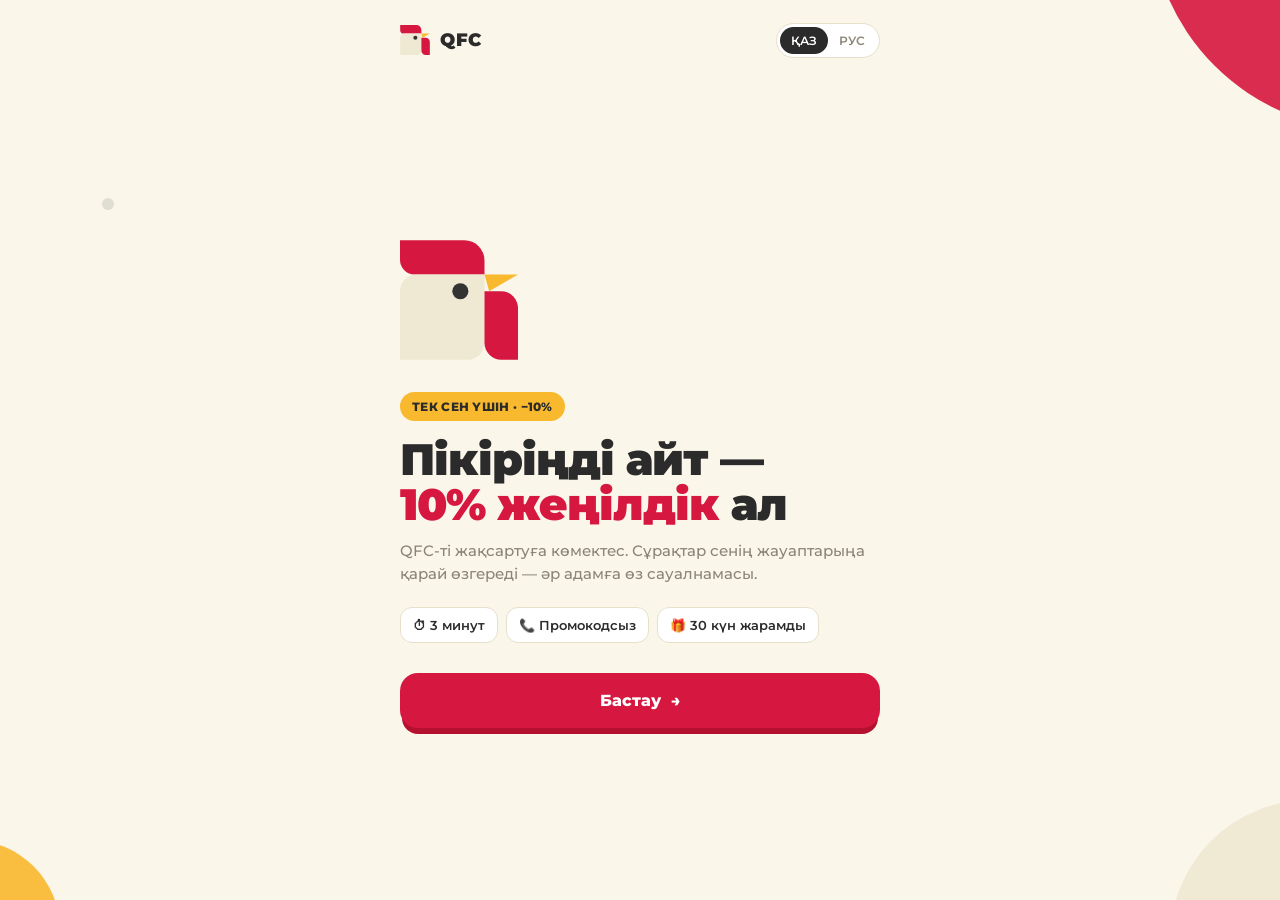
<file: index.html>
<!DOCTYPE html>
<html lang="kk">
<head>
<meta charset="UTF-8">
<meta name="viewport" content="width=device-width, initial-scale=1, viewport-fit=cover">
<title>QFC — Пікіріңді айт, 10% жеңілдік ал</title>
<meta name="description" content="3 минуттық сауалнама — QFC-тен 10% жеңілдік">
<meta name="theme-color" content="#FAF6EA">
<link rel="preconnect" href="https://fonts.googleapis.com">
<link rel="preconnect" href="https://fonts.gstatic.com" crossorigin>
<link href="https://fonts.googleapis.com/css2?family=Montserrat:wght@400;500;600;700;800;900&display=swap" rel="stylesheet">
<link rel="stylesheet" href="style.css">
</head>
<body>
<div class="geo"><i class="g1"></i><i class="g2"></i><i class="g3"></i><i class="g4"></i></div>

<div class="app">
  <div class="top">
    <div class="brand"><svg viewBox="0 0 176 178"><use href="#qfc"/></svg>QFC</div>
    <div class="lang"><button data-l="kk">ҚАЗ</button><button data-l="ru">РУС</button></div>
  </div>
  <div class="progress" id="prog"><b></b></div>
  <main class="stage" id="stage"></main>
</div>
<div class="toast" id="toast"></div>

<svg width="0" height="0" style="position:absolute">
  <defs>
    <g id="qfc">
      <path d="M0 0H96A30 30 0 0 1 126 30V51H22A22 22 0 0 1 0 29Z" fill="#D6173F"/>
      <path d="M25 51H126V153A25 25 0 0 1 101 178H0V76A25 25 0 0 1 25 51Z" fill="#EFE8D2"/>
      <path class="beak" d="M126 51H176L133 76Z" fill="#F9B92E"/>
      <circle class="eye" cx="90" cy="76" r="12" fill="#333"/>
      <path d="M126 76H151A25 25 0 0 1 176 101V178H151A25 25 0 0 1 126 153Z" fill="#D6173F"/>
    </g>
  </defs>
</svg>

<script src="config.js"></script>
<script src="phone.js"></script>
<script src="questions.js"></script>
<script>
const CONFIG = window.QFC_CONFIG, Q = window.QFC_Q;

/* safe storage (Instagram in-app браузерінде бұғатталуы мүмкін) */
const mem = {};
const store = {
  get(k){ try{ return localStorage.getItem(k) }catch(e){ return mem[k] ?? null } },
  set(k,v){ try{ localStorage.setItem(k,v) }catch(e){ mem[k]=v } },
  del(k){ try{ localStorage.removeItem(k) }catch(e){ delete mem[k] } }
};

/* ---------------- i18n ---------------- */
let L = store.get('qfc_lang') || 'kk';
const T = (o) => (o && typeof o === 'object' && !Array.isArray(o)) ? (o[L] ?? o.kk) : o;
const UI = {
  badge:{kk:"Тек сен үшін · −10%",ru:"Только для тебя · −10%"},
  h1:{kk:"Пікіріңді айт —<br><em>10% жеңілдік</em> ал",ru:"Поделись мнением —<br>получи <em>скидку 10%</em>"},
  sub:{kk:"QFC-ті жақсартуға көмектес. Сұрақтар сенің жауаптарыңа қарай өзгереді — әр адамға өз сауалнамасы.",
       ru:"Помоги сделать QFC лучше. Вопросы подстраиваются под твои ответы — у каждого свой опрос."},
  m1:{kk:"⏱ 3 минут",ru:"⏱ 3 минуты"}, m2:{kk:"📞 Промокодсыз",ru:"📞 Без промокода"}, m3:{kk:"🎁 30 күн жарамды",ru:"🎁 Действует 30 дней"},
  start:{kk:"Бастау",ru:"Начать"}, resume:{kk:"Жалғастыру",ru:"Продолжить"},
  meetH:{kk:"Танысайық 👋",ru:"Давай знакомиться 👋"},
  meetP:{kk:"Жеңілдік сенің телефон нөміріңе бекітіледі — промокод енгізудің қажеті жоқ.",ru:"Скидка привяжется к твоему номеру телефона — вводить промокод не нужно."},
  name:{kk:"Атың",ru:"Имя"}, namePh:{kk:"Мысалы, Айгерім",ru:"Например, Айгерим"},
  phone:{kk:"Телефон нөмірің",ru:"Номер телефона"},
  why:{kk:"Келгенде немесе телефонмен тапсырыс бергенде нөміріңді айтасың — кассир/оператор жеңілдікті бірден жасайды.",
       ru:"Когда придёшь или закажешь по телефону — просто назови номер, кассир/оператор сразу сделает скидку."},
  consent:{kk:"Жеке деректерімді QFC-тің жеңілдік беру және сапаны жақсарту мақсатында өңдеуге келісемін",
           ru:"Согласен(на) на обработку персональных данных для предоставления скидки и улучшения качества QFC"},
  next:{kk:"Әрі қарай",ru:"Дальше"}, skip:{kk:"Өткізу",ru:"Пропустить"}, finish:{kk:"Жеңілдікті алу",ru:"Получить скидку"},
  q:{kk:"Сұрақ",ru:"Вопрос"}, multi:{kk:"Бірнешеуін таңдауға болады",ru:"Можно выбрать несколько"},
  one:{kk:"Біреуін таңда",ru:"Выбери один вариант"}, otherPh:{kk:"Қай жерге? Атауын жаз",ru:"Куда? Напиши название"}, write:{kk:"Еркін жаз — біз бәрін оқимыз",ru:"Пиши свободно — мы читаем всё"},
  low:{kk:"Нашар",ru:"Плохо"}, high:{kk:"Керемет",ru:"Отлично"}, n0:{kk:"Мүлде жоқ",ru:"Точно нет"}, n10:{kk:"Міндетті түрде",ru:"Обязательно"},
  doneH:{kk:"Рақмет, {n}! 🙌",ru:"Спасибо, {n}! 🙌"},
  doneP:{kk:"Жауаптарың QFC командасына жетті. Сыйлығың дайын:",ru:"Твои ответы уже у команды QFC. Твой подарок готов:"},
  again:{kk:"Сен сауалнамадан өтіп қойғансың. Сенің жеңілдігің:",ru:"Ты уже прошёл(ла) опрос. Твоя скидка:"},
  off:{kk:"жеңілдік · бір тапсырысқа",ru:"скидка · на один заказ"},
  until:{kk:"{d} дейін жарамды · {x} күн қалды",ru:"Действует до {d} · осталось {x} дн."},
  expired:{kk:"Мерзімі {d} аяқталды",ru:"Срок истёк {d}"},
  howH:{kk:"Қалай пайдаланамын?",ru:"Как воспользоваться?"},
  how1:{kk:"<b>Телефонмен</b> тапсырыс бергенде операторға айт: «Сауалнама бойынша 10%» және нөміріңді ата.",ru:"<b>По телефону</b> скажи оператору: «Скидка 10% за опрос» и назови свой номер."},
  how2:{kk:"<b>Келгенде</b> кассирге дәл солай айт — жеңілдік нөміріңе бекітілген.",ru:"<b>В заведении</b> скажи то же самое кассиру — скидка привязана к номеру."},
  how3:{kk:"Нөмір табылмаса — осы экранның <b>скриншотын</b> көрсет.",ru:"Если номер не нашли — покажи <b>скриншот</b> этого экрана."},
  pin:{kk:"Тексеру коды",ru:"Код проверки"},
  errName:{kk:"Атыңды жаз 🙂",ru:"Напиши своё имя 🙂"}, errPhone:{kk:"Нөмірді толық жаз",ru:"Введи номер полностью"},
  errConsent:{kk:"Келісімді белгіле",ru:"Отметь согласие"}, checking:{kk:"Тексеріп жатырмын…",ru:"Проверяю…"}
};

/* ---------------- state ---------------- */
const stage = document.getElementById('stage'), prog = document.getElementById('prog');
const params = new URLSearchParams(location.search);
let S = JSON.parse(store.get('qfc_state') || 'null') || freshState();
function freshState(){ return { session: (crypto.randomUUID?crypto.randomUUID():Date.now()+'-'+Math.random().toString(36).slice(2)),
  A:{}, path:[], startedAt:Date.now(), name:'', phone:'',
  utm_source: params.get('utm_source')||params.get('src')||'', utm_campaign: params.get('utm_campaign')||'' }; }
const save = () => store.set('qfc_state', JSON.stringify(S));
const A = () => Object.assign({ _name:S.name }, S.A);
const val = (x) => typeof x === 'function' ? x(A()) : x;
const applies = q => !q.when || q.when(A());
const qById = id => Q.find(q => q.id === id);
function nextQ(fromId){ let i = fromId ? Q.findIndex(q=>q.id===fromId)+1 : 0; for(; i<Q.length; i++) if(applies(Q[i])) return Q[i]; return null; }

/* ---------------- phone ---------------- */
const fmtPhone = v => QFCPhone.pretty(v);
const fmtDate = ts => { const d=new Date(ts); return String(d.getDate()).padStart(2,'0')+'.'+String(d.getMonth()+1).padStart(2,'0')+'.'+d.getFullYear(); };

/* ---------------- API ---------------- */
function cleanAnswers(){ const a={}; Q.forEach(q=>{ if(applies(q) && S.A[q.id]!==undefined){ a[q.id]=S.A[q.id]; if(S.A[q.id]==='other' && S.A[q.id+'_other']) a[q.id+'_other']=S.A[q.id+'_other']; } }); return a; }
function track(status, extra){
  if(!CONFIG.endpoint) return;
  const last = S.path[S.path.length-1] || 'contact';
  const body = Object.assign({ action:'save', session:S.session, status, name:S.name, phone:S.phone, lang:L,
    step_no:S.path.length, last_step:last, seconds:Math.round((Date.now()-S.startedAt)/1000),
    utm_source:S.utm_source, utm_campaign:S.utm_campaign, ua:navigator.userAgent, answers:cleanAnswers() }, extra||{});
  try{ fetch(CONFIG.endpoint,{method:'POST',mode:'no-cors',keepalive:true,headers:{'Content-Type':'text/plain;charset=utf-8'},body:JSON.stringify(body)}); }catch(e){}
}
async function checkPhone(phone){
  if(!CONFIG.endpoint) return null;
  try{ const r = await fetch(CONFIG.endpoint+(CONFIG.endpoint.includes('?')?'&':'?')+'action=check&phone='+phone); return await r.json(); }catch(e){ return null; }
}

/* ---------------- render helpers ---------------- */
function swap(html, after){
  const cur = stage.firstElementChild;
  const go = () => { stage.innerHTML = html; after && after(); window.scrollTo({top:0}); };
  if(cur){ cur.classList.add('out'); setTimeout(go, 220); } else go();
}
function setProgress(){
  const total = S.path.length + (function(){ let n=0,id=S.path[S.path.length-1]; let q=nextQ(id); while(q){ n++; q=nextQ(q.id);} return n; })();
  prog.classList.toggle('show', S.path.length>0);
  prog.querySelector('b').style.width = Math.min(100, (S.path.length/(total+1))*100) + '%';
  document.body.className = 's' + (S.path.length%3);
}
const esc = s => String(s??'').replace(/[&<>"]/g, c=>({'&':'&amp;','<':'&lt;','>':'&gt;','"':'&quot;'}[c]));
const backIco = `<svg viewBox="0 0 24 24" fill="none" stroke="#2B2B2B" stroke-width="2.4" stroke-linecap="round" stroke-linejoin="round"><path d="M15 18l-6-6 6-6"/></svg>`;
const comb = `<svg viewBox="0 0 30 20"><path d="M0 0H20A10 10 0 0 1 30 10V20H8A8 8 0 0 1 0 12Z"/></svg>`;

/* ---------------- screens ---------------- */
function renderIntro(){
  prog.classList.remove('show');
  const done = JSON.parse(store.get('qfc_done')||'null');
  if(done && !params.has('again')) return renderDone(done, true);
  const resume = S.path.length>0;
  swap(`<section class="screen hero">
    <svg class="logo-big" viewBox="0 0 176 178"><use href="#qfc"/></svg>
    <div><span class="badge">${T(UI.badge)}</span></div>
    <h1>${T(UI.h1)}</h1>
    <p>${T(UI.sub)}</p>
    <div class="meta"><span>${T(UI.m1)}</span><span>${T(UI.m2)}</span><span>${T(UI.m3)}</span></div>
    <button class="btn" id="go">${T(resume?UI.resume:UI.start)} <span>→</span></button>
  </section>`, ()=> document.getElementById('go').onclick = () => resume ? show(qById(S.path[S.path.length-1])) : renderContact());
}

function renderContact(){
  prog.classList.add('show'); prog.querySelector('b').style.width='3%';
  swap(`<section class="screen">
    <div class="say"><div class="av"><svg viewBox="0 0 176 178"><use href="#qfc"/></svg></div><div class="bub">${T(UI.meetP)}</div></div>
    <h2 class="q">${T(UI.meetH)}</h2>
    <div style="height:14px"></div>
    <label class="field"><span>${T(UI.name)}</span><input class="inp" id="nm" maxlength="40" autocomplete="given-name" placeholder="${T(UI.namePh)}" value="${esc(S.name)}"></label>
    <label class="field"><span>${T(UI.phone)}</span><input class="inp" id="ph" type="tel" inputmode="tel" autocomplete="tel" placeholder="+7 (7__) ___-__-__" value="${S.phone?fmtPhone(S.phone):'+7 '}"></label>
    <div class="why"><span>💡</span><span>${T(UI.why)}</span></div>
    <label class="consent"><input type="checkbox" id="cs" ${S.phone?'checked':''}><span>${T(UI.consent)}</span></label>
    <div class="actions"><button class="btn" id="nx">${T(UI.next)} <span>→</span></button></div>
  </section>`, ()=>{
    const nm=document.getElementById('nm'), ph=document.getElementById('ph'), cs=document.getElementById('cs'), nx=document.getElementById('nx');
    QFCPhone.attach(ph);
    nx.onclick = async ()=>{
      const name=nm.value.trim(), phone=QFCPhone.full(ph.value);
      nm.classList.remove('err'); ph.classList.remove('err');
      if(name.length<2){ nm.classList.add('err'); nm.focus(); return toast(T(UI.errName)); }
      if(!/^7[0-9]{10}$/.test(phone)){ ph.classList.add('err'); ph.focus(); return toast(T(UI.errPhone)); }
      if(!cs.checked){ return toast(T(UI.errConsent)); }
      S.name=name.charAt(0).toUpperCase()+name.slice(1); S.phone=phone; save();
      nx.disabled=true; nx.innerHTML=T(UI.checking);
      const ex = await checkPhone(phone);
      if(ex && ex.completed){
        const done={ name:S.name, phone, pin:ex.pin, expires:ex.expires };
        store.set('qfc_done', JSON.stringify(done)); store.del('qfc_state');
        return renderDone(done, true);
      }
      show(nextQ(null));
    };
  });
}

function show(q){
  if(!q) return finish();
  if(S.path[S.path.length-1] !== q.id) S.path.push(q.id);
  save(); setProgress(); track(S.path.length===1?'started':'in_progress');
  const say = val(q.say), n = S.path.length, isLast = !nextQ(q.id), cur = S.A[q.id];
  let body = '';
  if(q.type==='single' || q.type==='multi'){
    const chips = q.type==='multi';
    body = `<div class="hint">${T(chips?UI.multi:UI.one)}</div>
      <div class="opts ${chips?'chips':''}">${q.o.map(([v,l],i)=>{
        const on = chips ? (cur||[]).includes(v) : cur===v;
        return `<button class="opt ${on?'on':''}" data-v="${v}"><span class="k">${String.fromCharCode(65+i)}</span>${T(l)}</button>`;}).join('')}</div>
      ${q.o.some(o=>o[2]&&o[2].other)?`<input class="inp ${cur==='other'?'':'hide'}" id="other" maxlength="60" style="margin-top:10px" placeholder="${T(UI.otherPh)}" value="${esc(S.A[q.id+'_other']||'')}">`:''}`;
  } else if(q.type==='rating'){
    body = `<div class="hint">&nbsp;</div><div class="combs">${[1,2,3,4,5].map(v=>`<button data-v="${v}" class="${cur>=v?'lit':''} ${cur===v?'on':''}">${comb}${v}</button>`).join('')}</div>
      <div class="scale-l"><span>${T(UI.low)}</span><span>${T(UI.high)}</span></div>`;
  } else if(q.type==='nps'){
    body = `<div class="hint">0 — 10</div><div class="scale nps">${[...Array(11).keys()].map(v=>`<button data-v="${v}" class="${cur===v?'on':''}">${v}</button>`).join('')}</div>
      <div class="scale-l"><span>${T(UI.n0)}</span><span>${T(UI.n10)}</span></div>`;
  } else if(q.type==='text'){
    body = `<div class="hint">${T(UI.write)}</div><textarea id="ta" maxlength="600">${esc(cur||'')}</textarea><div class="count"><span id="cnt">${(cur||'').length}</span>/600</div>`;
  }
  const auto = q.type==='single' || q.type==='rating' || q.type==='nps';
  const has = Array.isArray(cur) ? cur.length>0 : cur==='other' ? !!(S.A[q.id+'_other']||'').trim() : cur!==undefined && cur!=='';
  swap(`<section class="screen">
    <div class="say">${say?`<div class="av"><svg viewBox="0 0 176 178"><use href="#qfc"/></svg></div><div class="bub" id="bub"><span class="dots"><i></i><i></i><i></i></span></div>`:''}</div>
    <div class="qnum">${T(UI.q)} ${n}</div>
    <h2 class="q">${T(val(q.q))}</h2>
    ${body}
    <div class="actions">
      <button class="back" id="bk" aria-label="back">${backIco}</button>
      ${q.optional?`<button class="btn ghost" id="sk">${T(UI.skip)}</button>`:''}
      <button class="btn" id="nx" ${(!q.optional && !has)?'disabled':''}>${isLast?T(UI.finish):T(UI.next)} <span>→</span></button>
    </div>
  </section>`, ()=>{
    if(say) setTimeout(()=>{ const b=document.getElementById('bub'); if(b) b.textContent=T(say); }, 600);
    const nx=document.getElementById('nx');
    const go=()=>{ save(); show(nextQ(q.id)); };
    nx.onclick=go;
    document.getElementById('bk').onclick=back;
    const sk=document.getElementById('sk'); if(sk) sk.onclick=()=>{ delete S.A[q.id]; go(); };
    stage.querySelectorAll('.opt').forEach(b=> b.onclick=()=>{
      const v=b.dataset.v;
      if(q.type==='multi'){
        let arr=S.A[q.id]||[];
        // "ештеңе / бәрі жақсы" нұсқасы басқаларымен бірге таңдалмайды
        const exclusive = ['nothing','none','easy','ok'];
        if(exclusive.includes(v)) arr = arr.includes(v)?[]:[v];
        else { arr = arr.filter(x=>!exclusive.includes(x)); const i=arr.indexOf(v); i>-1?arr.splice(i,1):arr.push(v); }
        S.A[q.id]=arr; stage.querySelectorAll('.opt').forEach(x=>x.classList.toggle('on',arr.includes(x.dataset.v)));
        nx.disabled=!arr.length;
      } else {
        S.A[q.id]=v; stage.querySelectorAll('.opt').forEach(x=>x.classList.toggle('on',x===b));
        const oth=document.getElementById('other');
        if(oth && v==='other'){ oth.classList.remove('hide'); oth.focus(); nx.disabled=!oth.value.trim(); return; }
        if(oth){ oth.classList.add('hide'); delete S.A[q.id+'_other']; }
        nx.disabled=false; setTimeout(go,280);
      }
    });
    stage.querySelectorAll('.combs button').forEach(b=> b.onclick=()=>{ const v=+b.dataset.v; S.A[q.id]=v;
      stage.querySelectorAll('.combs button').forEach(x=>{x.classList.toggle('lit',+x.dataset.v<=v); x.classList.toggle('on',+x.dataset.v===v)});
      nx.disabled=false; setTimeout(go,420); });
    stage.querySelectorAll('.scale button').forEach(b=> b.onclick=()=>{ S.A[q.id]=+b.dataset.v;
      stage.querySelectorAll('.scale button').forEach(x=>x.classList.toggle('on',x===b)); nx.disabled=false; setTimeout(go,320); });
    const oth=document.getElementById('other');
    if(oth){ oth.oninput=()=>{ S.A[q.id+'_other']=oth.value; nx.disabled=!oth.value.trim(); }; oth.onkeydown=e=>{ if(e.key==='Enter' && oth.value.trim()) go(); }; }
    const ta=document.getElementById('ta');
    if(ta) ta.oninput=()=>{ S.A[q.id]=ta.value; document.getElementById('cnt').textContent=ta.value.length; nx.disabled=!q.optional&&!ta.value.trim(); };
  });
}
function back(){ S.path.pop(); const prev=S.path.pop(); save(); prev ? show(qById(prev)) : renderContact(); }

function finish(){
  const pin = String(crypto.getRandomValues(new Uint32Array(1))[0] % 9000 + 1000);
  const expires = Date.now() + CONFIG.validDays*864e5;
  const done = { name:S.name, phone:S.phone, pin, expires };
  track('completed', { pin, expires:new Date(expires).toISOString() });
  store.set('qfc_done', JSON.stringify(done)); store.del('qfc_state');
  renderDone(done, false);
}

function renderDone(d, again){
  prog.classList.remove('show');
  const exp = new Date(d.expires).getTime(), left = Math.ceil((exp-Date.now())/864e5);
  const expTxt = left>0 ? T(UI.until).replace('{d}',fmtDate(exp)).replace('{x}',left) : T(UI.expired).replace('{d}',fmtDate(exp));
  swap(`<section class="screen done">
    <svg class="logo-big" viewBox="0 0 176 178"><use href="#qfc"/></svg>
    <h2>${T(UI.doneH).replace('{n}',esc(d.name))}</h2>
    <p>${again?T(UI.again):T(UI.doneP)}</p>
    <div class="ticket">
      <div class="off">−${CONFIG.discount}%</div>
      <div class="lbl">${T(UI.off)}</div>
      <div class="cut"></div>
      <div class="who"><b>${esc(d.name)}</b><small>${fmtPhone(d.phone)}</small></div>
      <div class="exp">⏳ ${expTxt}</div>
      ${d.pin?`<div class="pin">${T(UI.pin)}: <b>${d.pin}</b></div>`:''}
    </div>
    <p style="font-weight:800;color:var(--ink);margin-bottom:10px">${T(UI.howH)}</p>
    <div class="steps">
      <div><i>📞</i><span>${T(UI.how1)}</span></div>
      <div><i>🏪</i><span>${T(UI.how2)}</span></div>
      <div><i>📸</i><span>${T(UI.how3)}</span></div>
    </div>
  </section>`, ()=>{ if(!again) confetti(); });
}

function toast(t){ const el=document.getElementById('toast'); el.textContent=t; el.classList.add('show'); clearTimeout(toast.t); toast.t=setTimeout(()=>el.classList.remove('show'),1800); }
function confetti(){
  const box=document.createElement('div'); box.className='confetti'; document.body.appendChild(box);
  const cols=['#D6173F','#F9B92E','#EFE8D2','#2B2B2B'];
  for(let i=0;i<60;i++){ const p=document.createElement('i'); const s=6+Math.random()*10;
    p.style.cssText=`left:${Math.random()*100}%;width:${s}px;height:${s}px;background:${cols[i%4]};border-radius:${Math.random()>.5?'50%':'0 '+s+'px 0 0'};animation-duration:${1.8+Math.random()*1.6}s;animation-delay:${Math.random()*.4}s`;
    box.appendChild(p); }
  setTimeout(()=>box.remove(),4200);
}

/* ---------------- lang ---------------- */
document.querySelectorAll('.lang button').forEach(b=>{
  b.classList.toggle('on', b.dataset.l===L);
  b.onclick=()=>{ L=b.dataset.l; store.set('qfc_lang',L); document.documentElement.lang=L;
    document.querySelectorAll('.lang button').forEach(x=>x.classList.toggle('on',x===b));
    const done=JSON.parse(store.get('qfc_done')||'null');
    if(stage.querySelector('.done') && done) return renderDone(done,true);
    if(stage.querySelector('#cs')) return renderContact();
    const id=S.path[S.path.length-1];
    if(id && stage.querySelector('.qnum')){ S.path.pop(); show(qById(id)); } else renderIntro();
  };
});
document.documentElement.lang = L;
renderIntro();
</script>
</body>
</html>
</file>
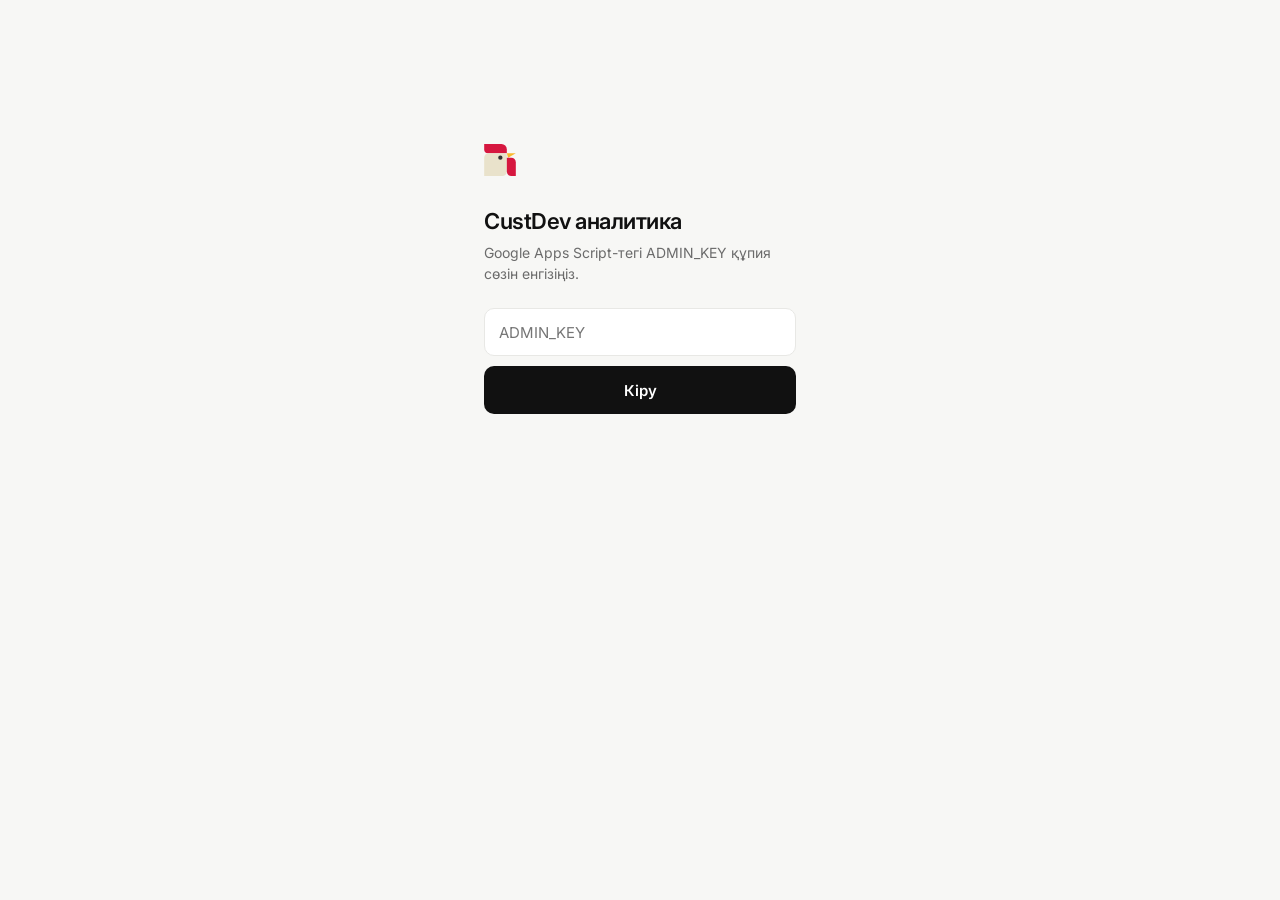
<file: admin.html>
<!DOCTYPE html>
<html lang="kk">
<head>
<meta charset="UTF-8">
<meta name="viewport" content="width=device-width, initial-scale=1">
<meta name="robots" content="noindex,nofollow">
<title>QFC · CustDev аналитика</title>
<link rel="preconnect" href="https://fonts.googleapis.com">
<link rel="preconnect" href="https://fonts.gstatic.com" crossorigin>
<link href="https://fonts.googleapis.com/css2?family=Inter:wght@400;500;600;700&display=swap" rel="stylesheet">
<style>
:root{
  --bg:#F7F7F5; --surface:#FFFFFF; --text:#111111; --text-2:#6B6B6B; --text-3:#A3A3A3;
  --border:#E8E8E5; --line:#F0F0ED; --accent:#D6173F; --bar:#2A2A2A;
  --ok:#12805C; --bad:#C2253B;
}
*{box-sizing:border-box;margin:0;padding:0}
body{font-family:Inter,system-ui,-apple-system,sans-serif;background:var(--bg);color:var(--text);font-size:14px;line-height:1.5;-webkit-font-smoothing:antialiased}
.num{font-variant-numeric:tabular-nums}
button{font-family:inherit}

header{position:sticky;top:0;z-index:10;background:rgba(255,255,255,.92);backdrop-filter:blur(8px);border-bottom:1px solid var(--border)}
.hbar{max-width:1200px;margin:0 auto;padding:0 32px;height:60px;display:flex;align-items:center;gap:36px}
.brand{display:flex;align-items:center;gap:10px;font-weight:600;font-size:14px;white-space:nowrap}
.brand svg{width:20px;height:20px}
.brand span{color:var(--text-3);font-weight:500}
nav{display:flex;gap:24px;height:100%}
nav button{border:0;background:none;font-size:14px;font-weight:500;color:var(--text-2);cursor:pointer;height:100%;border-bottom:2px solid transparent;padding:0 2px;margin-bottom:-1px}
nav button:hover{color:var(--text)}
nav button.on{color:var(--text);border-bottom-color:var(--text)}
.hright{margin-left:auto;display:flex;align-items:center;gap:4px}
.upd{font-size:12px;color:var(--text-3);margin-right:8px;white-space:nowrap}
.link{border:0;background:none;font-size:13px;font-weight:500;color:var(--text-2);padding:6px 10px;border-radius:8px;cursor:pointer;white-space:nowrap}
.link:hover{background:var(--line);color:var(--text)}

main{max-width:1200px;margin:0 auto;padding:40px 32px 80px}
.ptitle{margin-bottom:28px}
h1{font-size:24px;font-weight:600;letter-spacing:-.5px}
.desc{color:var(--text-2);font-size:14px;margin-top:4px}
section.block{margin-top:56px}
.shead{margin-bottom:20px}
.shead h2{font-size:16px;font-weight:600;letter-spacing:-.2px}
.shead p{color:var(--text-2);font-size:13px;margin-top:2px}
.card{background:var(--surface);border:1px solid var(--border);border-radius:12px}
.pad{padding:24px}

.kpis{display:grid;grid-template-columns:repeat(4,1fr)}
.kpi{padding:22px 24px;border-right:1px solid var(--line);border-bottom:1px solid var(--line)}
.kpi:nth-child(4n){border-right:0}
.kpi:nth-last-child(-n+4){border-bottom:0}
.kpi .l{font-size:13px;color:var(--text-2);font-weight:500}
.kpi .v{font-size:30px;font-weight:600;letter-spacing:-1px;margin-top:6px;line-height:1.15}
.kpi .s{font-size:12px;color:var(--text-3);margin-top:4px}
.kpi.hl .v{color:var(--accent)}

.g2{display:grid;grid-template-columns:1.4fr 1fr;gap:20px}
.g2.eq{grid-template-columns:1fr 1fr}
.g3{display:grid;grid-template-columns:repeat(3,1fr);gap:20px}

.ctitle{display:flex;justify-content:space-between;align-items:baseline;margin-bottom:18px;gap:12px}
.ctitle h3{font-size:14px;font-weight:600}
.ctitle span{font-size:12px;color:var(--text-3);white-space:nowrap}
.bars{display:grid;gap:14px}
.bar .t{display:flex;justify-content:space-between;gap:12px;font-size:13px;margin-bottom:6px}
.bar .t span:first-child{overflow:hidden;text-overflow:ellipsis;white-space:nowrap}
.bar .t span:last-child{color:var(--text-3);white-space:nowrap}
.bar .t b{font-weight:600;color:var(--text);margin-right:8px}
.track{height:6px;background:var(--line);border-radius:3px;overflow:hidden}
.fill{height:100%;background:var(--bar);border-radius:3px}
.bar:first-child .fill{background:var(--accent)}
.more{border:0;background:none;color:var(--text-2);font-size:12px;font-weight:500;margin-top:2px;cursor:pointer;padding:0;justify-self:start}
.more:hover{color:var(--text)}

.days{display:flex;align-items:flex-end;gap:6px;height:180px}
.day{flex:1;display:flex;flex-direction:column;align-items:center;justify-content:flex-end;height:100%;gap:6px;min-width:0}
.col{width:100%;max-width:28px;background:var(--line);border-radius:4px 4px 2px 2px;position:relative;min-height:2px}
.col i{position:absolute;left:0;right:0;bottom:0;background:var(--bar);border-radius:4px 4px 2px 2px}
.day small{font-size:11px;color:var(--text-3)}
.day em{font-style:normal;font-size:11px;color:var(--text-2);height:14px}
.legend{display:flex;gap:18px;font-size:12px;color:var(--text-2);margin-top:16px}
.legend i{display:inline-block;width:8px;height:8px;border-radius:2px;margin-right:6px}

.quotes{max-height:560px;overflow:auto;margin:-4px 0}
.quote{padding:16px 0;border-bottom:1px solid var(--line)}
.quote:last-child{border-bottom:0}
.quote p{font-size:14px;line-height:1.55}
.quote .m{display:flex;gap:8px;flex-wrap:wrap;align-items:center;margin-top:8px;font-size:12px;color:var(--text-3)}
.quote .m a{color:var(--text-3);text-decoration:none}
.chip{display:inline-flex;align-items:center;height:22px;padding:0 8px;border-radius:6px;background:var(--line);color:var(--text-2);font-size:12px;font-weight:500}

.toolbar{display:flex;gap:12px;align-items:center;flex-wrap:wrap;margin-bottom:16px}
.seg{display:inline-flex;background:var(--line);border-radius:9px;padding:3px}
.seg button{border:0;background:none;font-size:13px;font-weight:500;color:var(--text-2);padding:6px 12px;border-radius:7px;cursor:pointer;white-space:nowrap}
.seg button.on{background:var(--surface);color:var(--text);box-shadow:0 1px 2px rgba(0,0,0,.08)}
.seg button em{font-style:normal;color:var(--text-3);margin-left:6px}
.search{flex:1;min-width:220px;height:36px;border:1px solid var(--border);border-radius:9px;padding:0 12px;font:inherit;font-size:13px;background:var(--surface);outline:none}
.search:focus{border-color:var(--text)}
.tw{overflow:auto}
table{width:100%;border-collapse:collapse;font-size:13px}
th{text-align:left;font-weight:500;color:var(--text-2);padding:12px 16px;border-bottom:1px solid var(--border);white-space:nowrap;background:#FBFBFA}
td{padding:14px 16px;border-bottom:1px solid var(--line);vertical-align:middle}
tr:last-child td{border-bottom:0}
tbody tr:hover td{background:#FBFBFA}
td a{color:var(--text);text-decoration:none;white-space:nowrap}
td a:hover{text-decoration:underline}
.st{display:inline-flex;align-items:center;gap:7px;white-space:nowrap}
.st:before{content:"";width:7px;height:7px;border-radius:50%;background:var(--text-3)}
.st.ok:before{background:var(--ok)} .st.warn:before{background:#D9A520} .st.bad:before{background:var(--bad)} .st.k:before{background:var(--text)}
.muted{color:var(--text-3)}
.nowrap{white-space:nowrap}
.empty{padding:48px;text-align:center;color:var(--text-3)}

.login{max-width:360px;margin:16vh auto 0;padding:0 24px}
.login svg{width:32px;height:32px;margin-bottom:24px}
.login h1{font-size:22px}
.login input{width:100%;height:48px;border:1px solid var(--border);border-radius:10px;padding:0 14px;font:inherit;font-size:15px;margin:24px 0 10px;outline:none;background:var(--surface)}
.login input:focus{border-color:var(--text)}
.btn{width:100%;height:48px;border:0;border-radius:10px;background:var(--text);color:#fff;font-size:15px;font-weight:600;cursor:pointer}
.toast{position:fixed;left:50%;bottom:24px;transform:translate(-50%,16px);background:var(--text);color:#fff;padding:10px 16px;border-radius:9px;font-size:13px;opacity:0;transition:.25s;pointer-events:none;z-index:20}
.toast.show{opacity:1;transform:translate(-50%,0)}
.hide{display:none!important}

@media(max-width:1000px){.g3{grid-template-columns:1fr 1fr}.g2,.g2.eq{grid-template-columns:1fr}}
@media(max-width:720px){
  .hbar{padding:0 16px;gap:16px}.upd{display:none} main{padding:28px 16px 60px}
  .kpis{grid-template-columns:1fr 1fr}.kpi:nth-child(4n){border-right:1px solid var(--line)}.kpi:nth-child(2n){border-right:0}
  .kpi:nth-last-child(-n+4){border-bottom:1px solid var(--line)}.kpi:nth-last-child(-n+2){border-bottom:0}
  .g3{grid-template-columns:1fr}.brand span{display:none}
}
</style>
</head>
<body>
<svg width="0" height="0" style="position:absolute"><defs><g id="qfc">
  <path d="M0 0H96A30 30 0 0 1 126 30V51H22A22 22 0 0 1 0 29Z" fill="#D6173F"/>
  <path d="M25 51H126V153A25 25 0 0 1 101 178H0V76A25 25 0 0 1 25 51Z" fill="#E9E2CB"/>
  <path d="M126 51H176L133 76Z" fill="#F9B92E"/><circle cx="90" cy="76" r="12" fill="#333"/>
  <path d="M126 76H151A25 25 0 0 1 176 101V178H151A25 25 0 0 1 126 153Z" fill="#D6173F"/></g></defs></svg>


<div id="loginView" class="login hide">
  <svg viewBox="0 0 176 178"><use href="#qfc"/></svg>
  <h1 data-t="loginH"></h1>
  <p class="desc" data-t="loginP"></p>
  <input id="key" type="password" autocomplete="current-password" placeholder="ADMIN_KEY">
  <button class="btn" id="loginBtn" data-t="enter"></button>
</div>

<div id="appView" class="hide">
<header><div class="hbar">
  <div class="brand"><svg viewBox="0 0 176 178"><use href="#qfc"/></svg>QFC <span>CustDev</span></div>
  <nav><button data-tab="stats" class="on" data-t="tStats"></button><button data-tab="people" data-t="tPeople"></button></nav>
  <div class="hright"><span class="upd num" id="upd"></span><button class="link" id="refresh" data-t="refresh"></button><button class="link" id="langBtn"></button><button class="link" id="logout" data-t="logout"></button></div>
</div></header>

<main>
  <div id="tab-stats">
    <div class="ptitle"><h1 data-t="ovH"></h1><p class="desc" data-t="ovP"></p></div>
    <div class="card kpis" id="kpis"></div>

    <section class="block">
      <div class="g2">
        <div class="card pad"><div class="ctitle"><h3 data-t="byDay"></h3><span data-t="last14"></span></div><div class="days" id="days"></div>
          <div class="legend"><span><i style="background:var(--line)"></i><span data-t="started"></span></span><span><i style="background:var(--bar)"></i><span data-t="completed"></span></span></div></div>
        <div class="card pad"><div class="ctitle"><h3 data-t="dropH"></h3><span id="dropN"></span></div><div class="bars" id="drop"></div></div>
      </div>
    </section>

    <section class="block">
      <div class="shead"><h2 data-t="painsH"></h2><p data-t="painsP"></p></div>
      <div class="g3" id="painCharts"></div>
    </section>

    <section class="block">
      <div class="shead"><h2 data-t="jobH"></h2><p data-t="jobP"></p></div>
      <div class="g3" id="jobCharts"></div>
    </section>

    <section class="block">
      <div class="shead"><h2 data-t="voiceH"></h2><p data-t="voiceP"></p></div>
      <div class="g2 eq">
        <div class="card pad"><div class="ctitle"><h3 data-t="vPain"></h3><span id="qPainN"></span></div><div class="quotes" id="qPain"></div></div>
        <div class="card pad"><div class="ctitle"><h3 data-t="vIdea"></h3><span id="qIdeaN"></span></div><div class="quotes" id="qIdea"></div></div>
      </div>
    </section>
  </div>

  <div id="tab-people" class="hide">
    <div class="ptitle"><h1 data-t="tPeople"></h1><p class="desc" data-t="peopleP"></p></div>
    <div class="toolbar">
      <div class="seg" id="pFilter"></div>
      <input class="search" id="pSearch">
      <button class="link" id="csv">CSV ↓</button>
    </div>
    <div class="card tw"><table><thead><tr id="pHead"></tr></thead><tbody id="pBody"></tbody></table></div>
  </div>
</main>
</div>
<div class="toast" id="toast"></div>

<script src="config.js"></script>
<script src="questions.js"></script>
<script>
const CONFIG = window.QFC_CONFIG, Q = window.QFC_Q, SHORT = window.QFC_SHORT;
const params = new URLSearchParams(location.search);
const ls = { get:k=>{try{return localStorage.getItem(k)}catch(e){return null}}, set:(k,v)=>{try{localStorage.setItem(k,v)}catch(e){}}, del:k=>{try{localStorage.removeItem(k)}catch(e){}} };
let L = ls.get('qfc_admin_lang') || 'kk';
const T = o => (o && typeof o==='object' && !Array.isArray(o)) ? (o[L] ?? o.kk) : o;
const I = {
  loginH:{kk:"CustDev аналитика",ru:"CustDev аналитика"}, loginP:{kk:"Google Apps Script-тегі ADMIN_KEY құпия сөзін енгізіңіз.",ru:"Введите пароль ADMIN_KEY из Google Apps Script."},
  enter:{kk:"Кіру",ru:"Войти"}, tStats:{kk:"Шолу",ru:"Обзор"}, tPeople:{kk:"Клиенттер",ru:"Клиенты"},
  refresh:{kk:"Жаңарту",ru:"Обновить"}, logout:{kk:"Шығу",ru:"Выйти"},
  ovH:{kk:"Шолу",ru:"Обзор"}, ovP:{kk:"Сауалнама нәтижелері нақты уақытта",ru:"Результаты опроса в реальном времени"},
  peopleP:{kk:"Сауалнаманы бастаған барлық клиент. Нөмірді басып қоңырау шалуға болады.",ru:"Все, кто начал опрос. Нажмите на номер, чтобы позвонить."},
  byDay:{kk:"Күн бойынша қатысу",ru:"Участие по дням"}, last14:{kk:"соңғы 14 күн",ru:"последние 14 дней"},
  started:{kk:"Бастады",ru:"Начали"}, completed:{kk:"Толық өтті",ru:"Прошли полностью"},
  dropH:{kk:"Қай сұрақта тастап кетті",ru:"На каком вопросе бросили"},
  painsH:{kk:"Клиенттердің болі",ru:"Боли клиентов"}, painsP:{kk:"Не ұнамайды, не кедергі болады, неге сирек келеді",ru:"Что не нравится, что мешает, почему приходят реже"},
  jobH:{kk:"Кім, қашан және неге",ru:"Кто, когда и почему"}, jobP:{kk:"Тапсырыс жағдайы, арна, таңдау себебі, бәсекелестер",ru:"Ситуация заказа, канал, причина выбора, конкуренты"},
  voiceH:{kk:"Клиент дауысы",ru:"Голос клиента"}, voiceP:{kk:"Ашық жауаптар — ең жаңасы жоғарыда",ru:"Открытые ответы — новые сверху"},
  vPain:{kk:"Нашар тәжірибе",ru:"Плохой опыт"}, vIdea:{kk:"Идеялар мен NPS себептері",ru:"Идеи и причины NPS"},
  kStarted:{kk:"Бастады",ru:"Начали"}, kDone:{kk:"Толық өтті",ru:"Прошли полностью"}, kPartial:{kk:"Аяқтамады",ru:"Не завершили"},
  kConv:{kk:"Конверсия",ru:"Конверсия"}, kRed:{kk:"Жеңілдік пайдаланды",ru:"Использовали скидку"}, kCsat:{kk:"CSAT",ru:"CSAT"},
  kNps:{kk:"NPS",ru:"NPS"}, kTime:{kk:"Орташа уақыт",ru:"Среднее время"},
  sConv:{kk:"бастағандардан",ru:"от начавших"}, sRed:{kk:"өткендердің",ru:"от прошедших"}, sCsat:{kk:"5 баллдан",ru:"из 5"}, sNps:{kk:"−100 … +100",ru:"−100 … +100"}, sTime:{kk:"толық өтуге",ru:"на прохождение"},
  resp:{kk:"жауап",ru:"ответов"}, ppl:{kk:"адам",ru:"чел."}, showAll:{kk:"Барлығын көрсету",ru:"Показать все"}, showLess:{kk:"Жасыру",ru:"Свернуть"},
  fAll:{kk:"Барлығы",ru:"Все"}, fDone:{kk:"Толық өтті",ru:"Прошли"}, fPartial:{kk:"Аяқтамады",ru:"Не завершили"}, fBad:{kk:"Наразылар",ru:"Недовольные"},
  search:{kk:"Аты немесе нөмір бойынша іздеу",ru:"Поиск по имени или номеру"},
  hName:{kk:"Аты",ru:"Имя"}, hPhone:{kk:"Телефон",ru:"Телефон"}, hStatus:{kk:"Статус",ru:"Статус"}, hStep:{kk:"Тоқтаған сұрақ",ru:"Где остановился"},
  hDate:{kk:"Соңғы әрекет",ru:"Последнее действие"}, hDisc:{kk:"Жеңілдік",ru:"Скидка"}, hVisit:{kk:"Жиілік",ru:"Частота"}, hPain:{kk:"Негізгі боль",ru:"Главная боль"},
  sDone:{kk:"Өтті",ru:"Прошёл"}, sPart:{kk:"Аяқтамады",ru:"Не завершил"}, sDup:{kk:"Қайталау",ru:"Повтор"},
  dActive:{kk:"{d} дейін",ru:"до {d}"}, dUsed:{kk:"Пайдаланды",ru:"Использована"}, dExp:{kk:"Мерзімі өтті",ru:"Истекла"},
  empty:{kk:"Әзірге дерек жоқ",ru:"Пока нет данных"}, bad:{kk:"Құпия сөз қате",ru:"Неверный пароль"},
  upd:{kk:"Жаңартылды",ru:"Обновлено"}, contact:{kk:"Танысу (аты/нөмір)",ru:"Знакомство (имя/номер)"}
};
const CH = {
  pain: ['pain','friction','rare_why','phone_q','delivery_q','hall_q','takeaway_q','never_why','price_ok'],
  job:  ['visit','occasion','channel','why_qfc','alt','items','missing','price','source','never_where','never_trigger','age']
};

const $ = s => document.querySelector(s);
const esc = s => String(s??'').replace(/[&<>"]/g, c=>({'&':'&amp;','<':'&lt;','>':'&gt;','"':'&quot;'}[c]));
const normPhone = v => { let d=String(v||'').replace(/\D/g,''); if(d.length===11&&d[0]==='8') d='7'+d.slice(1); if(d.length===10) d='7'+d; return d; };
const fmtPhone = d => { d=normPhone(d).slice(1); let s='+7'; if(d.length) s+=' ('+d.slice(0,3); if(d.length>=3) s+=')'; if(d.length>3) s+=' '+d.slice(3,6); if(d.length>6) s+='-'+d.slice(6,8); if(d.length>8) s+='-'+d.slice(8,10); return s; };
const fmtDate = (v,time) => { if(!v) return ''; const d=new Date(v); if(isNaN(d)) return ''; const p=n=>String(n).padStart(2,'0'); return p(d.getDate())+'.'+p(d.getMonth()+1)+'.'+d.getFullYear()+(time?', '+p(d.getHours())+':'+p(d.getMinutes()):''); };
const label = (qid, v) => { const q=Q.find(x=>x.id===qid); const o=q&&q.o&&q.o.find(x=>x[0]===String(v)); return o?T(o[1]):String(v); };
const qname = id => id==='contact' ? T(I.contact) : (SHORT[id]?T(SHORT[id]):id);
const list = v => Array.isArray(v) ? v : String(v??'').split(',').map(s=>s.trim()).filter(Boolean);
const has = v => v!=='' && v!==undefined && v!==null;
const dash = '<span class="muted">—</span>';
function toast(t){ const el=$('#toast'); el.textContent=t; el.classList.add('show'); clearTimeout(toast.t); toast.t=setTimeout(()=>el.classList.remove('show'),1800); }
const discState = r => r.status!=='completed' ? null : r.used==='yes' ? 'used' : (new Date(r.expires)<new Date() ? 'expired' : 'active');

let ROWS = [];
async function load(){
  {
    const u = CONFIG.endpoint + (CONFIG.endpoint.includes('?')?'&':'?') + new URLSearchParams({action:'data', key:ls.get('qfc_admin_key')||''});
    const d = await (await fetch(u)).json();
    if(!d.ok){ ls.del('qfc_admin_key'); return showLogin(true); }
    ROWS = d.rows;
  }
  $('#upd').textContent = T(I.upd)+' '+fmtDate(new Date(),true).split(', ')[1];
  renderAll();
}
function renderAll(){ renderStats(); renderPeople(); }

const LIMIT = 6;
function bars(el, entries, total){
  if(!entries.length){ el.innerHTML = `<div class="muted">${T(I.empty)}</div>`; return; }
  const max = Math.max(...entries.map(e=>e[1]));
  const html = all => entries.slice(0, all?entries.length:LIMIT).map(([l,n])=>
    `<div class="bar"><div class="t"><span title="${esc(l)}">${esc(l)}</span><span class="num"><b>${n}</b>${Math.round(n/Math.max(1,total)*100)}%</span></div><div class="track"><div class="fill" style="width:${n/max*100}%"></div></div></div>`).join('');
  el.innerHTML = html(false);
  if(entries.length > LIMIT){
    let open=false; const b=document.createElement('button'); b.className='more';
    const setTxt=()=> b.textContent = open ? T(I.showLess) : T(I.showAll)+` · ${entries.length}`;
    b.onclick=()=>{ open=!open; el.innerHTML=html(open); setTxt(); el.appendChild(b); };
    setTxt(); el.appendChild(b);
  }
}
function count(rows, qid){
  const m={}; let resp=0;
  // «Басқа — өзім жазамын» жауаптары өз атауымен көрсетіледі
  rows.forEach(r=>{ const vals=list(r[qid]); if(!vals.length) return; resp++;
    vals.forEach(v=>{ const key = v==='other' && r[qid+'_other'] ? '✎ '+String(r[qid+'_other']).trim() : v; m[key]=(m[key]||0)+1; }); });
  return { resp, entries:Object.entries(m).sort((a,b)=>b[1]-a[1]).map(([v,n])=>[v.startsWith('✎ ')?v:label(qid,v),n]) };
}

function renderStats(){
  const R = ROWS.filter(r=>r.status!=='duplicate');
  const done = R.filter(r=>r.status==='completed'), part = R.filter(r=>r.status!=='completed');
  const red = done.filter(r=>r.used==='yes').length;
  const csat = done.filter(r=>has(r.rating)).map(r=>+r.rating);
  const nps = done.filter(r=>has(r.nps)).map(r=>+r.nps);
  const npsV = nps.length ? Math.round((nps.filter(x=>x>=9).length - nps.filter(x=>x<=6).length)/nps.length*100) : null;
  const avgT = done.length ? Math.round(done.reduce((s,r)=>s+(+r.seconds||0),0)/done.length) : 0;
  const pct = (a,b) => b ? Math.round(a/b*100)+'%' : '—';
  const k = (l,v,s,hl) => `<div class="kpi ${hl?'hl':''}"><div class="l">${l}</div><div class="v num">${v}</div><div class="s">${s||'&nbsp;'}</div></div>`;
  $('#kpis').innerHTML =
      k(T(I.kStarted), R.length) + k(T(I.kDone), done.length, '', true) + k(T(I.kPartial), part.length) + k(T(I.kConv), pct(done.length,R.length), T(I.sConv))
    + k(T(I.kRed), red, pct(red,done.length)+' '+T(I.sRed)) + k(T(I.kCsat), csat.length?(csat.reduce((a,b)=>a+b,0)/csat.length).toFixed(1):'—', T(I.sCsat))
    + k(T(I.kNps), npsV===null?'—':(npsV>0?'+':'')+npsV, T(I.sNps)) + k(T(I.kTime), avgT?Math.floor(avgT/60)+':'+String(avgT%60).padStart(2,'0'):'—', T(I.sTime));

  const days=[]; for(let i=13;i>=0;i--){ const d=new Date(); d.setHours(0,0,0,0); d.setDate(d.getDate()-i); days.push(d); }
  const st={}, dn={}; R.forEach(r=>{ const kk=fmtDate(r.started_at); st[kk]=(st[kk]||0)+1; if(r.status==='completed') dn[kk]=(dn[kk]||0)+1; });
  const mx = Math.max(1,...days.map(d=>st[fmtDate(d)]||0));
  $('#days').innerHTML = days.map(d=>{ const kk=fmtDate(d), s=st[kk]||0, c=dn[kk]||0;
    return `<div class="day" title="${kk} · ${T(I.started)}: ${s} · ${T(I.completed)}: ${c}"><em class="num">${s||''}</em><div class="col" style="height:${s/mx*130}px"><i style="height:${s?c/s*100:0}%"></i></div><small class="num">${d.getDate()}</small></div>`; }).join('');

  const dm={}; part.forEach(r=>{ const s=r.last_step||'contact'; dm[s]=(dm[s]||0)+1; });
  $('#dropN').textContent = part.length+' '+T(I.ppl);
  bars($('#drop'), Object.entries(dm).sort((a,b)=>b[1]-a[1]).map(([s,n])=>[qname(s),n]), part.length);

  Object.entries(CH).forEach(([sec, ids])=>{
    const box=$('#'+sec+'Charts'); box.innerHTML='';
    ids.forEach(id=>{ const c=count(R,id); if(!c.resp) return;
      const card=document.createElement('div'); card.className='card pad';
      card.innerHTML=`<div class="ctitle"><h3>${qname(id)}</h3><span class="num">${c.resp} ${T(I.resp)}</span></div><div class="bars"></div>`;
      box.appendChild(card); bars(card.querySelector('.bars'), c.entries, c.resp); });
    if(!box.children.length) box.innerHTML=`<div class="card empty">${T(I.empty)}</div>`;
  });

  const byDate = (a,b)=>new Date(b.updated_at)-new Date(a.updated_at);
  const q = (txt, r, chips) => `<div class="quote"><p>${esc(txt)}</p><div class="m"><span>${esc(r.name)}</span><span>·</span><a class="num" href="tel:+${esc(r.phone)}">${fmtPhone(r.phone)}</a><span>·</span><span class="num">${fmtDate(r.updated_at)}</span>${chips.map(c=>`<span class="chip">${esc(c)}</span>`).join('')}</div></div>`;
  const pains = R.filter(r=>r.pain_story||r.pain_more).sort(byDate);
  $('#qPainN').textContent = pains.length || '';
  $('#qPain').innerHTML = pains.length ? pains.map(r=>q([r.pain_story,r.pain_more].filter(Boolean).join(' — '), r, ['CSAT '+r.rating, ...list(r.pain).slice(0,2).map(v=>label('pain',v))])).join('') : `<div class="muted">${T(I.empty)}</div>`;
  const ideas=[]; R.forEach(r=>{ if(r.nps_why) ideas.push([r,r.nps_why,['NPS '+r.nps]]); if(r.idea) ideas.push([r,r.idea,[qname('idea')]]); });
  ideas.sort((a,b)=>byDate(a[0],b[0]));
  $('#qIdeaN').textContent = ideas.length || '';
  $('#qIdea').innerHTML = ideas.length ? ideas.map(([r,t,c])=>q(t,r,c)).join('') : `<div class="muted">${T(I.empty)}</div>`;
}

let pf='all';
const FILTERS = {
  all: r=>true, completed: r=>r.status==='completed', partial: r=>r.status!=='completed' && r.status!=='duplicate',
  detractor: r=>(has(r.nps)&&+r.nps<=6) || (has(r.rating)&&+r.rating<=3)
};
function peopleRows(){
  const s=$('#pSearch').value.trim().toLowerCase(), sd=s.replace(/\D/g,'');
  return ROWS.filter(FILTERS[pf]).filter(r=>!s || String(r.name).toLowerCase().includes(s) || (sd && String(r.phone).includes(sd)))
    .sort((a,b)=>new Date(b.updated_at)-new Date(a.updated_at));
}
function renderPeople(){
  $('#pFilter').innerHTML = [['all',I.fAll],['completed',I.fDone],['partial',I.fPartial],['detractor',I.fBad]]
    .map(([f,l])=>`<button data-f="${f}" class="${pf===f?'on':''}">${T(l)}<em class="num">${ROWS.filter(FILTERS[f]).length}</em></button>`).join('');
  $('#pHead').innerHTML = [I.hName,I.hPhone,I.hStatus,I.hStep,I.hVisit,'CSAT','NPS',I.hPain,I.hDisc,I.hDate].map(h=>`<th>${T(h)}</th>`).join('');
  const rows = peopleRows();
  $('#pBody').innerHTML = rows.length ? rows.map(r=>{
    const ds = discState(r);
    const st = r.status==='completed' ? `<span class="st ok">${T(I.sDone)}</span>` : r.status==='duplicate' ? `<span class="st">${T(I.sDup)}</span>` : `<span class="st warn">${T(I.sPart)}</span>`;
    const disc = !ds ? dash : ds==='active' ? `<span class="st ok num">${T(I.dActive).replace('{d}',fmtDate(r.expires))}</span>`
      : ds==='used' ? `<span class="st k">${T(I.dUsed)}</span>` : `<span class="st bad">${T(I.dExp)}</span>`;
    const pain = [...list(r.pain).map(v=>label('pain',v)), ...list(r.friction).filter(v=>v!=='nothing').map(v=>label('friction',v)),
      ...list(r.rare_why).map(v=>label('rare_why',v)), r.never_why?label('never_why',r.never_why):''].filter(Boolean).slice(0,2).join(', ');
    return `<tr><td class="nowrap">${esc(r.name)}</td><td><a class="num" href="tel:+${esc(r.phone)}">${fmtPhone(r.phone)}</a></td><td>${st}</td>
      <td>${r.status==='completed'?dash:esc(qname(r.last_step||'contact'))}</td>
      <td class="nowrap">${r.visit?esc(label('visit',r.visit)):dash}</td>
      <td class="num">${has(r.rating)?r.rating:dash}</td><td class="num">${has(r.nps)?r.nps:dash}</td>
      <td>${pain?esc(pain):dash}</td><td>${disc}</td><td class="num nowrap muted">${fmtDate(r.updated_at,true)}</td></tr>`;
  }).join('') : `<tr><td colspan="10" class="empty">${T(I.empty)}</td></tr>`;
}
$('#pFilter').onclick = e => { const b=e.target.closest('button'); if(!b) return; pf=b.dataset.f; renderPeople(); };
$('#pSearch').oninput = renderPeople;
$('#csv').onclick = () => {
  const rows=peopleRows(); if(!rows.length) return;
  const keys=Object.keys(rows[0]);
  const csv='﻿'+[keys.join(';'), ...rows.map(r=>keys.map(k=>`"${String(r[k]??'').replace(/"/g,'""')}"`).join(';'))].join('\n');
  const a=document.createElement('a'); a.href=URL.createObjectURL(new Blob([csv],{type:'text/csv;charset=utf-8'})); a.download='qfc-custdev-'+fmtDate(new Date())+'.csv'; a.click();
};

function applyLang(){
  document.querySelectorAll('[data-t]').forEach(el=>el.textContent=T(I[el.dataset.t]));
  $('#pSearch').placeholder=T(I.search); $('#langBtn').textContent=L==='kk'?'РУС':'ҚАЗ';
  document.documentElement.lang=L;
}
document.querySelectorAll('nav button').forEach(b=> b.onclick=()=>{
  document.querySelectorAll('nav button').forEach(x=>x.classList.toggle('on',x===b));
  ['stats','people'].forEach(t=>$('#tab-'+t).classList.toggle('hide', t!==b.dataset.tab));
  ls.set('qfc_admin_tab', b.dataset.tab); window.scrollTo({top:0});
});
$('#langBtn').onclick = () => { L=L==='kk'?'ru':'kk'; ls.set('qfc_admin_lang',L); applyLang(); renderAll(); };
$('#refresh').onclick = () => load().then(()=>toast('✓'));
$('#logout').onclick = () => { ls.del('qfc_admin_key'); location.reload(); };
function showLogin(err){ $('#appView').classList.add('hide'); $('#loginView').classList.remove('hide'); if(err) toast(T(I.bad)); }
$('#loginBtn').onclick = () => { ls.set('qfc_admin_key', $('#key').value.trim()); start(); };
$('#key').onkeydown = e => { if(e.key==='Enter') $('#loginBtn').click(); };
async function start(){
  $('#loginView').classList.add('hide'); $('#appView').classList.remove('hide');
  const tab=ls.get('qfc_admin_tab'); const b=tab && document.querySelector(`nav [data-tab="${tab}"]`); if(b) b.click();
  try{ await load(); }catch(e){ showLogin(true); }
}
applyLang();
if(ls.get('qfc_admin_key')) start(); else showLogin();
setInterval(()=>{ if(!$('#appView').classList.contains('hide') && document.visibilityState==='visible') load().catch(()=>{}); }, 60000);

</script>
</body>
</html>
</file>
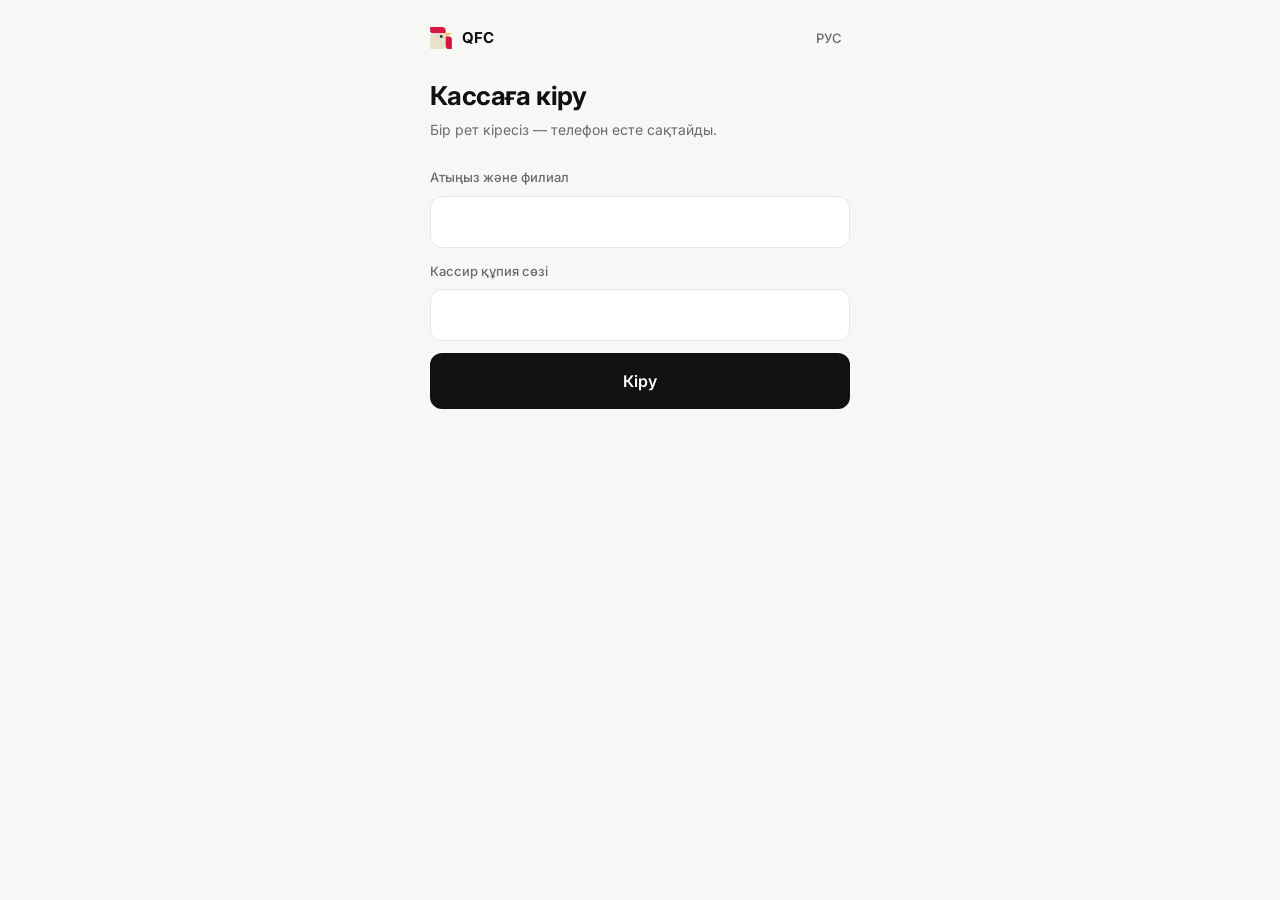
<file: kassa.html>
<!DOCTYPE html>
<html lang="kk">
<head>
<meta charset="UTF-8">
<meta name="viewport" content="width=device-width, initial-scale=1, viewport-fit=cover">
<meta name="robots" content="noindex,nofollow">
<meta name="theme-color" content="#FFFFFF">
<title>QFC · Жеңілдік тексеру</title>
<link rel="preconnect" href="https://fonts.googleapis.com">
<link rel="preconnect" href="https://fonts.gstatic.com" crossorigin>
<link href="https://fonts.googleapis.com/css2?family=Inter:wght@400;500;600;700&display=swap" rel="stylesheet">
<style>
:root{
  --bg:#F7F7F5; --surface:#FFFFFF; --text:#111111; --text-2:#6B6B6B; --text-3:#A3A3A3;
  --border:#E8E8E5; --accent:#D6173F; --ok:#12805C; --ok-bg:#EEF7F3; --bad:#C2253B; --bad-bg:#FCF0F2; --warn:#9A6B00; --warn-bg:#FBF5E6;
}
*{box-sizing:border-box;margin:0;padding:0}
body{font-family:Inter,system-ui,-apple-system,sans-serif;background:var(--bg);color:var(--text);font-size:15px;line-height:1.5;-webkit-font-smoothing:antialiased;min-height:100dvh}
.wrap{max-width:460px;margin:0 auto;padding:20px 20px calc(32px + env(safe-area-inset-bottom))}
header{display:flex;align-items:center;justify-content:space-between;padding:4px 0 28px}
.brand{display:flex;align-items:center;gap:10px;font-weight:700;font-size:15px;letter-spacing:-.2px}
.brand svg{width:22px;height:22px}
.brand{min-width:0}
.brand span{color:var(--text-3);font-weight:500;white-space:nowrap;overflow:hidden;text-overflow:ellipsis;max-width:180px}
.hbtns{display:flex;gap:6px}
.link{border:0;background:none;font:500 13px Inter;color:var(--text-2);padding:6px 8px;border-radius:8px;cursor:pointer}
.link:hover{background:#EFEFEC}
h1{font-size:26px;font-weight:700;letter-spacing:-.6px;line-height:1.2}
.sub{color:var(--text-2);font-size:14px;margin:8px 0 28px}
label.f{display:block;font-size:13px;font-weight:500;color:var(--text-2);margin-bottom:8px}
.input{width:100%;height:60px;border:1px solid var(--border);background:var(--surface);border-radius:12px;padding:0 18px;font:600 22px Inter;letter-spacing:.3px;color:var(--text);outline:none;transition:border-color .15s, box-shadow .15s;font-variant-numeric:tabular-nums}
.input.sm{height:52px;font-size:16px;font-weight:500;letter-spacing:0}
.input:focus{border-color:var(--text);box-shadow:0 0 0 4px rgba(17,17,17,.06)}
.btn{width:100%;height:56px;border:0;border-radius:12px;background:var(--text);color:#fff;font:600 16px Inter;cursor:pointer;margin-top:12px;transition:opacity .15s, transform .1s}
.btn:active{transform:scale(.99)}
.btn.accent{background:var(--accent)}
.btn.ghost{background:transparent;color:var(--text-2);border:1px solid var(--border)}
.btn[disabled]{opacity:.4;pointer-events:none}
.result{margin-top:24px;background:var(--surface);border:1px solid var(--border);border-radius:16px;overflow:hidden;animation:in .25s ease}
@keyframes in{from{opacity:0;transform:translateY(6px)}to{opacity:1;transform:none}}
.status{display:flex;align-items:center;gap:12px;padding:20px 20px 18px}
.dot{width:40px;height:40px;border-radius:50%;display:grid;place-items:center;flex:0 0 40px}
.dot svg{width:20px;height:20px}
.status b{display:block;font-size:18px;font-weight:700;letter-spacing:-.3px}
.status small{display:block;color:var(--text-2);font-size:13px;margin-top:2px}
.ok .dot{background:var(--ok-bg);color:var(--ok)} .ok .status b{color:var(--ok)}
.bad .dot{background:var(--bad-bg);color:var(--bad)} .bad .status b{color:var(--bad)}
.warn .dot{background:var(--warn-bg);color:var(--warn)} .warn .status b{color:var(--warn)}
.rows{border-top:1px solid var(--border);padding:6px 20px}
.row{display:flex;justify-content:space-between;gap:16px;padding:11px 0;font-size:14px;border-bottom:1px solid #F1F1EE}
.row:last-child{border-bottom:0}
.row span{color:var(--text-2)}
.row b{font-weight:600;text-align:right;font-variant-numeric:tabular-nums}
.pin{letter-spacing:4px}
.foot{padding:4px 20px 20px}
.note{font-size:13px;color:var(--text-2);padding:14px 20px;border-top:1px solid var(--border);background:#FBFBFA}
.big{font-size:44px;font-weight:700;letter-spacing:-1.5px;color:var(--ok);padding:0 20px 4px;line-height:1}
.confirm{display:flex;gap:8px}
.confirm .btn{margin-top:12px}
.hide{display:none!important}
.toast{position:fixed;left:50%;bottom:24px;transform:translate(-50%,16px);background:var(--text);color:#fff;padding:11px 16px;border-radius:10px;font-size:13px;font-weight:500;opacity:0;transition:.25s;pointer-events:none}
.toast.show{opacity:1;transform:translate(-50%,0)}
</style>
</head>
<body>
<svg width="0" height="0" style="position:absolute"><defs><g id="qfc">
  <path d="M0 0H96A30 30 0 0 1 126 30V51H22A22 22 0 0 1 0 29Z" fill="#D6173F"/>
  <path d="M25 51H126V153A25 25 0 0 1 101 178H0V76A25 25 0 0 1 25 51Z" fill="#E9E2CB"/>
  <path d="M126 51H176L133 76Z" fill="#F9B92E"/><circle cx="90" cy="76" r="12" fill="#333"/>
  <path d="M126 76H151A25 25 0 0 1 176 101V178H151A25 25 0 0 1 126 153Z" fill="#D6173F"/></g></defs></svg>

<div class="wrap">
  <header>
    <div class="brand"><svg viewBox="0 0 176 178"><use href="#qfc"/></svg>QFC <span id="who"></span></div>
    <div class="hbtns"><button class="link" id="lang"></button><button class="link hide" id="out"></button></div>
  </header>

  <!-- login -->
  <section id="login" class="hide">
    <h1 data-t="lH"></h1>
    <p class="sub" data-t="lP"></p>
    <label class="f" data-t="lName"></label>
    <input class="input sm" id="cName" maxlength="40" autocomplete="name">
    <div style="height:14px"></div>
    <label class="f" data-t="lKey"></label>
    <input class="input sm" id="cKey" type="password" autocomplete="current-password">
    <button class="btn" id="lBtn" data-t="lBtn"></button>
  </section>

  <!-- check -->
  <section id="main" class="hide">
    <h1 data-t="mH"></h1>
    <p class="sub" data-t="mP"></p>
    <label class="f" data-t="phone"></label>
    <input class="input" id="ph" type="tel" inputmode="numeric" autocomplete="off" placeholder="+7 (7__) ___-__-__">
    <button class="btn" id="check" data-t="check"></button>
    <div id="res"></div>
  </section>
</div>
<div class="toast" id="toast"></div>

<script src="config.js"></script>
<script src="phone.js"></script>
<script>
const CONFIG = window.QFC_CONFIG;
const ls = { get:k=>{try{return localStorage.getItem(k)}catch(e){return null}}, set:(k,v)=>{try{localStorage.setItem(k,v)}catch(e){}}, del:k=>{try{localStorage.removeItem(k)}catch(e){}} };
let L = ls.get('qfc_kassa_lang') || 'kk';
const T = o => o[L] ?? o.kk;
const I = {
  lH:{kk:"Кассаға кіру",ru:"Вход для кассира"}, lP:{kk:"Бір рет кіресіз — телефон есте сақтайды.",ru:"Войдите один раз — телефон запомнит."},
  lName:{kk:"Атыңыз және филиал",ru:"Ваше имя и филиал"}, lKey:{kk:"Кассир құпия сөзі",ru:"Пароль кассира"}, lBtn:{kk:"Кіру",ru:"Войти"},
  mH:{kk:"Жеңілдікті тексеру",ru:"Проверка скидки"},
  mP:{kk:"Клиент «менде 10% жеңілдік бар» десе — нөмірін сұрап, осында енгізіңіз.",ru:"Если клиент говорит «у меня скидка 10%» — спросите номер и введите здесь."},
  phone:{kk:"Клиенттің телефон нөмірі",ru:"Номер телефона клиента"}, check:{kk:"Тексеру",ru:"Проверить"},
  active:{kk:"Жеңілдік бар",ru:"Скидка есть"}, activeS:{kk:"Тапсырысқа 10% жеңілдік жасаңыз",ru:"Сделайте скидку 10% на заказ"},
  used:{kk:"Жеңілдік пайдаланылған",ru:"Скидка уже использована"}, usedS:{kk:"Бұл нөмір жеңілдікті алып қойған",ru:"По этому номеру скидка уже получена"},
  expired:{kk:"Мерзімі өтіп кеткен",ru:"Срок действия истёк"}, expiredS:{kk:"Жеңілдік 30 күн ғана жарамды",ru:"Скидка действует только 30 дней"},
  none:{kk:"Жеңілдік жоқ",ru:"Скидки нет"}, noneS:{kk:"Бұл нөмір сауалнамадан өтпеген",ru:"Этот номер не проходил опрос"},
  partial:{kk:"Клиент сауалнаманы бастаған, бірақ соңына дейін өтпеген. Жеңілдік алу үшін аяқтауы керек.",ru:"Клиент начал опрос, но не завершил. Для скидки нужно пройти до конца."},
  name:{kk:"Аты",ru:"Имя"}, ph:{kk:"Телефон",ru:"Телефон"}, until:{kk:"Жарамды",ru:"Действует до"}, pin:{kk:"Тексеру коды",ru:"Код проверки"},
  usedAt:{kk:"Пайдаланған",ru:"Использована"}, usedBy:{kk:"Кім берді",ru:"Кто применил"},
  pinNote:{kk:"Күмән болса, клиенттен телефонындағы тексеру кодын сұраңыз.",ru:"Если сомневаетесь — попросите клиента показать код проверки на телефоне."},
  give:{kk:"Жеңілдік берілді деп белгілеу",ru:"Отметить: скидка применена"}, sure:{kk:"Растау",ru:"Подтвердить"}, cancel:{kk:"Болдырмау",ru:"Отмена"},
  done:{kk:"Белгіленді ✓",ru:"Отмечено ✓"}, newc:{kk:"Келесі клиент",ru:"Следующий клиент"},
  out:{kk:"Шығу",ru:"Выйти"}, bad:{kk:"Құпия сөз қате",ru:"Неверный пароль"}, err:{kk:"Байланыс қатесі, қайталап көріңіз",ru:"Ошибка связи, попробуйте снова"},
  short:{kk:"Нөмірді толық енгізіңіз",ru:"Введите номер полностью"}, fill:{kk:"Аты мен құпия сөзді толтырыңыз",ru:"Заполните имя и пароль"},
  noapi:{kk:"Сайт Google Sheets-ке қосылмаған (config.js). Әкімшіге хабарласыңыз.",ru:"Сайт не подключён к Google Sheets (config.js). Обратитесь к администратору."}
};
const $ = s => document.querySelector(s);
const esc = s => String(s??'').replace(/[&<>"]/g, c=>({'&':'&amp;','<':'&lt;','>':'&gt;','"':'&quot;'}[c]));
const fmtPhone = v => QFCPhone.pretty(v);
const fmtDate = (v,t) => { if(!v) return '—'; const d=new Date(v); if(isNaN(d)) return '—'; const p=n=>String(n).padStart(2,'0'); return p(d.getDate())+'.'+p(d.getMonth()+1)+'.'+d.getFullYear()+(t?', '+p(d.getHours())+':'+p(d.getMinutes()):''); };
function toast(t){ const el=$('#toast'); el.textContent=t; el.classList.add('show'); clearTimeout(toast.t); toast.t=setTimeout(()=>el.classList.remove('show'),1800); }
const ico = {
  ok:'<svg viewBox="0 0 24 24" fill="none" stroke="currentColor" stroke-width="2.5" stroke-linecap="round" stroke-linejoin="round"><path d="M5 12.5l4.5 4.5L19 7.5"/></svg>',
  x:'<svg viewBox="0 0 24 24" fill="none" stroke="currentColor" stroke-width="2.5" stroke-linecap="round"><path d="M7 7l10 10M17 7L7 17"/></svg>',
  clock:'<svg viewBox="0 0 24 24" fill="none" stroke="currentColor" stroke-width="2.2" stroke-linecap="round"><circle cx="12" cy="12" r="8.5"/><path d="M12 7.5V12l3 2"/></svg>'
};

/* ---------- API ---------- */
async function api(p){
  const u = CONFIG.endpoint + (CONFIG.endpoint.includes('?')?'&':'?') + new URLSearchParams(Object.assign({key:ls.get('qfc_kassa_key')||''}, p));
  return (await fetch(u)).json();
}

/* ---------- check ---------- */
const ph = $('#ph');
const mask = QFCPhone.attach(ph);
ph.addEventListener('keydown', e=>{ if(e.key==='Enter') $('#check').click(); });

$('#check').onclick = async () => {
  if(!CONFIG.endpoint) return toast(T(I.noapi));
  const phone = QFCPhone.full(ph.value);
  if(!phone) return toast(T(I.short));
  const b=$('#check'); b.disabled=true;
  try{
    const r = await api({action:'lookup', phone});
    if(r.ok===false && r.error==='unauthorized'){ ls.del('qfc_kassa_key'); toast(T(I.bad)); return showLogin(); }
    render(r, phone);
  }catch(e){ toast(T(I.err)); }
  finally{ b.disabled=false; }
};

function render(r, phone){
  const rows = (arr) => `<div class="rows">${arr.filter(Boolean).map(([k,v,c])=>`<div class="row"><span>${k}</span><b class="${c||''}">${v}</b></div>`).join('')}</div>`;
  let h;
  if(!r.found){
    h = `<div class="result ${r.partial?'warn':'bad'}"><div class="status"><div class="dot">${ico.x}</div><div><b>${T(I.none)}</b><small>${T(I.noneS)}</small></div></div>
      ${r.partial?`<div class="note">${T(I.partial)}</div>`:''}</div>`;
  } else if(r.state==='active'){
    h = `<div class="result ok"><div class="status"><div class="dot">${ico.ok}</div><div><b>${T(I.active)}</b><small>${T(I.activeS)}</small></div></div>
      <div class="big">−${CONFIG.discount}%</div>
      ${rows([[T(I.name),esc(r.name)],[T(I.ph),fmtPhone(r.phone)],[T(I.until),fmtDate(r.expires)],r.pin&&[T(I.pin),esc(r.pin),'pin']])}
      <div class="note">${T(I.pinNote)}</div>
      <div class="foot" id="act"><button class="btn accent" id="give">${T(I.give)}</button></div></div>`;
  } else if(r.state==='used'){
    h = `<div class="result bad"><div class="status"><div class="dot">${ico.x}</div><div><b>${T(I.used)}</b><small>${T(I.usedS)}</small></div></div>
      ${rows([[T(I.name),esc(r.name)],[T(I.ph),fmtPhone(r.phone)],[T(I.usedAt),fmtDate(r.used_at,true)],r.used_by&&[T(I.usedBy),esc(r.used_by)]])}</div>`;
  } else {
    h = `<div class="result warn"><div class="status"><div class="dot">${ico.clock}</div><div><b>${T(I.expired)}</b><small>${T(I.expiredS)}</small></div></div>
      ${rows([[T(I.name),esc(r.name)],[T(I.ph),fmtPhone(r.phone)],[T(I.until),fmtDate(r.expires)]])}</div>`;
  }
  $('#res').innerHTML = h;
  const g=$('#give'); if(g) g.onclick = () => {
    $('#act').innerHTML = `<div class="confirm"><button class="btn ghost" id="no">${T(I.cancel)}</button><button class="btn accent" id="yes">${T(I.sure)}</button></div>`;
    $('#no').onclick = () => render(r, phone);
    $('#yes').onclick = async () => {
      $('#yes').disabled=true;
      try{
        const res = await api({action:'redeem', phone, by: ls.get('qfc_kassa_name')||''});
        toast(res.ok ? T(I.done) : res.error);
        const fresh = await api({action:'lookup', phone}); render(fresh, phone);
        $('#res .result').insertAdjacentHTML('beforeend', `<div class="foot"><button class="btn ghost" id="nextc">${T(I.newc)}</button></div>`);
        $('#nextc').onclick = () => { $('#res').innerHTML=''; mask.clear(); ph.focus(); };
      }catch(e){ toast(T(I.err)); render(r, phone); }
    };
  };
}

/* ---------- shell ---------- */
function applyLang(){
  document.querySelectorAll('[data-t]').forEach(el=>el.textContent=T(I[el.dataset.t]));
  $('#lang').textContent = L==='kk'?'РУС':'ҚАЗ'; $('#out').textContent=T(I.out);
}
function showLogin(){ $('#main').classList.add('hide'); $('#out').classList.add('hide'); $('#login').classList.remove('hide'); $('#who').textContent=''; $('#cName').value=ls.get('qfc_kassa_name')||''; }
function showMain(){ $('#login').classList.add('hide'); $('#main').classList.remove('hide'); $('#out').classList.remove('hide');
  $('#who').textContent = ls.get('qfc_kassa_name') ? '· '+ls.get('qfc_kassa_name') : ''; }
$('#lBtn').onclick = () => {
  const n=$('#cName').value.trim(), k=$('#cKey').value.trim();
  if(!n || !k) return toast(T(I.fill));
  ls.set('qfc_kassa_name', n); ls.set('qfc_kassa_key', k);
  // құпия сөзді бірден тексереміз
  const btn=$('#lBtn'); btn.disabled=true;
  api({action:'lookup', phone:'70000000000'}).then(r=>{
    if(r && r.ok===false && r.error==='unauthorized'){ ls.del('qfc_kassa_key'); toast(T(I.bad)); }
    else showMain();
  }).catch(()=>toast(T(I.err))).finally(()=>{ btn.disabled=false; });
};
$('#cKey').onkeydown = e => { if(e.key==='Enter') $('#lBtn').click(); };
$('#out').onclick = () => { ls.del('qfc_kassa_key'); $('#res').innerHTML=''; showLogin(); };
$('#lang').onclick = () => { L=L==='kk'?'ru':'kk'; ls.set('qfc_kassa_lang',L); applyLang(); $('#res').innerHTML=''; };
applyLang();
(ls.get('qfc_kassa_name') && ls.get('qfc_kassa_key')) ? showMain() : showLogin();
</script>
</body>
</html>
</file>
<file: style.css>
:root{
  --red:#D6173F; --red-d:#B5102F;
  --cream:#EFE8D2; --bg:#FAF6EA;
  --yellow:#F9B92E; --ink:#2B2B2B; --muted:#8A8577;
  --card:#FFFFFF; --line:#E6DFC9;
  --r:22px;
}
*{box-sizing:border-box;margin:0;padding:0;-webkit-tap-highlight-color:transparent}
html,body{height:100%}
body{
  font-family:'Montserrat',system-ui,sans-serif;background:var(--bg);color:var(--ink);
  min-height:100dvh;overflow-x:hidden;
}
/* ---------- background geometry ---------- */
.geo{position:fixed;inset:0;pointer-events:none;z-index:0;overflow:hidden}
.geo i{position:absolute;display:block;opacity:.9;transition:transform 1.2s cubic-bezier(.2,.8,.2,1)}
.geo .g1{width:220px;height:220px;background:var(--red);border-radius:0 0 0 220px;top:-90px;right:-90px}
.geo .g2{width:140px;height:140px;background:var(--cream);border-radius:140px 0 0 0;bottom:-40px;right:-30px}
.geo .g3{width:90px;height:90px;background:var(--yellow);border-radius:0 90px 0 0;bottom:-30px;left:-30px}
.geo .g4{width:12px;height:12px;background:var(--ink);border-radius:50%;top:22%;left:8%;opacity:.12}
body.s1 .geo .g1{transform:translate(20px,-10px) rotate(8deg)}
body.s2 .geo .g1{transform:translate(-10px,15px) rotate(-6deg)}
body.s1 .geo .g3{transform:translate(10px,-10px)}
body.s2 .geo .g2{transform:translate(-15px,-10px)}

/* ---------- layout ---------- */
.app{position:relative;z-index:1;max-width:520px;margin:0 auto;min-height:100dvh;display:flex;flex-direction:column;padding:18px 20px calc(24px + env(safe-area-inset-bottom))}
.top{display:flex;align-items:center;justify-content:space-between;gap:12px;height:44px}
.brand{display:flex;align-items:center;gap:10px;font-weight:900;font-size:18px;letter-spacing:.5px}
.brand svg{width:30px;height:30px}
.lang{display:flex;background:var(--card);border:1px solid var(--line);border-radius:99px;padding:3px}
.lang button{border:0;background:none;font:600 12px Montserrat;padding:6px 11px;border-radius:99px;color:var(--muted);cursor:pointer}
.lang button.on{background:var(--ink);color:#fff}
.progress{height:4px;background:var(--line);border-radius:4px;margin:14px 0 0;overflow:hidden;opacity:0;transition:opacity .3s}
.progress.show{opacity:1}
.progress b{display:block;height:100%;width:0;background:var(--red);border-radius:4px;transition:width .5s cubic-bezier(.2,.8,.2,1)}

.stage{flex:1;display:flex;flex-direction:column;justify-content:center;padding:22px 0 10px}
.screen{animation:in .5s cubic-bezier(.2,.8,.2,1) both}
.screen.out{animation:out .25s ease both}
@keyframes in{from{opacity:0;transform:translateY(18px)}to{opacity:1;transform:none}}
@keyframes out{to{opacity:0;transform:translateY(-14px)}}

/* ---------- hero ---------- */
.hero{text-align:left}
.hero .logo-big{width:118px;height:120px;margin-bottom:28px}
.badge{display:inline-flex;align-items:center;gap:8px;background:var(--yellow);color:var(--ink);font-weight:800;font-size:12px;padding:7px 12px;border-radius:99px;letter-spacing:.3px;text-transform:uppercase}
.hero h1{font-size:clamp(32px,9vw,44px);line-height:1.02;font-weight:900;margin:16px 0 14px;letter-spacing:-1px}
.hero h1 em{font-style:normal;color:var(--red)}
.hero p{color:var(--muted);font-weight:500;font-size:15px;line-height:1.5}
.meta{display:flex;gap:8px;flex-wrap:wrap;margin:22px 0 30px}
.meta span{background:var(--card);border:1px solid var(--line);border-radius:12px;padding:9px 12px;font-size:13px;font-weight:600}

/* ---------- chick bubble (AI) ---------- */
.say{display:flex;align-items:flex-end;gap:10px;margin-bottom:16px;min-height:42px}
.say .av{flex:0 0 38px;width:38px;height:38px;background:var(--card);border:1px solid var(--line);border-radius:12px;display:grid;place-items:center}
.say .av svg{width:24px;height:24px}
.say .bub{background:var(--ink);color:#fff;font-size:13.5px;font-weight:500;line-height:1.45;padding:10px 14px;border-radius:16px 16px 16px 4px;max-width:85%}
.dots{display:inline-flex;gap:4px;padding:4px 2px}
.dots i{width:6px;height:6px;border-radius:50%;background:#fff;opacity:.4;animation:dot 1s infinite}
.dots i:nth-child(2){animation-delay:.15s}.dots i:nth-child(3){animation-delay:.3s}
@keyframes dot{50%{opacity:1;transform:translateY(-2px)}}

/* ---------- question ---------- */
.qnum{font-size:12px;font-weight:700;color:var(--red);letter-spacing:1px;text-transform:uppercase;margin-bottom:8px}
.q{font-size:clamp(22px,6.2vw,27px);font-weight:800;line-height:1.2;letter-spacing:-.4px;margin-bottom:6px}
.hint{color:var(--muted);font-size:13px;font-weight:500;margin-bottom:18px}
.opts{display:grid;gap:10px}
.opts.chips{display:flex;flex-wrap:wrap;gap:8px}
.opt{
  display:flex;align-items:center;gap:12px;width:100%;text-align:left;
  background:var(--card);border:1.5px solid var(--line);border-radius:16px;
  padding:15px 16px;font:600 15px Montserrat;color:var(--ink);cursor:pointer;
  transition:transform .15s,border-color .15s,background .15s;
}
.opt:active{transform:scale(.98)}
.opt .k{flex:0 0 24px;height:24px;border-radius:8px;border:1.5px solid var(--line);display:grid;place-items:center;font-size:11px;font-weight:800;color:var(--muted);transition:.15s}
.opt.on{border-color:var(--red);background:#FFF5F7}
.opt.on .k{background:var(--red);border-color:var(--red);color:#fff}
.chips .opt{width:auto;padding:11px 15px;border-radius:99px;font-size:14px}
.chips .opt .k{display:none}
.chips .opt.on{background:var(--red);color:#fff}

.scale{display:grid;grid-template-columns:repeat(5,1fr);gap:8px}
.scale.nps{grid-template-columns:repeat(6,1fr)}
.scale button{aspect-ratio:1;border:1.5px solid var(--line);background:var(--card);border-radius:14px;font:800 18px Montserrat;color:var(--ink);cursor:pointer;transition:.15s}
.scale.nps button{font-size:16px;border-radius:12px}
.scale button.on{background:var(--red);border-color:var(--red);color:#fff;transform:translateY(-3px)}
.scale-l{display:flex;justify-content:space-between;color:var(--muted);font-size:12px;font-weight:600;margin-top:10px}
/* rating with combs */
.combs{display:flex;gap:10px;justify-content:space-between}
.combs button{flex:1;background:var(--card);border:1.5px solid var(--line);border-radius:16px;padding:14px 0 10px;cursor:pointer;display:flex;flex-direction:column;align-items:center;gap:6px;font:800 14px Montserrat;color:var(--muted);transition:.2s}
.combs svg{width:30px;height:20px}
.combs svg path{fill:var(--line);transition:.2s}
.combs button.lit svg path{fill:var(--red)}
.combs button.lit{color:var(--ink)}
.combs button.on{border-color:var(--red);transform:translateY(-3px)}

textarea,input.inp{
  width:100%;border:1.5px solid var(--line);background:var(--card);border-radius:16px;
  padding:15px 16px;font:500 16px Montserrat;color:var(--ink);resize:none;outline:none;transition:border-color .15s
}
textarea{min-height:120px}
textarea:focus,input.inp:focus{border-color:var(--ink)}
.count{text-align:right;font-size:11px;color:var(--muted);margin-top:6px;font-weight:600}

/* ---------- buttons ---------- */
.actions{display:flex;gap:10px;margin-top:22px;align-items:center}
.btn{
  flex:1;border:0;border-radius:18px;padding:18px 20px;font:800 16px Montserrat;cursor:pointer;
  background:var(--red);color:#fff;display:flex;align-items:center;justify-content:center;gap:10px;
  box-shadow:0 8px 0 -2px var(--red-d);transition:transform .12s, box-shadow .12s, opacity .2s;
}
.hero .btn{width:100%}
.btn:active{transform:translateY(4px);box-shadow:0 3px 0 -2px var(--red-d)}
.btn[disabled]{opacity:.35;pointer-events:none}
.btn.ghost{flex:0 0 auto;background:transparent;color:var(--muted);box-shadow:none;padding:18px 14px;font-weight:700}
.back{border:0;background:var(--card);border:1px solid var(--line);width:56px;height:56px;border-radius:18px;display:grid;place-items:center;cursor:pointer;flex:0 0 56px}
.back svg{width:20px;height:20px}

/* ---------- final ---------- */
.done{text-align:center}
.done .logo-big{width:100px;height:102px;margin:0 auto 18px;display:block}
.done h2{font-size:30px;font-weight:900;letter-spacing:-.6px;margin-bottom:8px}
.done p{color:var(--muted);font-size:14px;line-height:1.5;font-weight:500}
.ticket{
  position:relative;margin:26px 0 18px;background:var(--card);border-radius:24px;padding:26px 20px 22px;
  border:1.5px solid var(--line);overflow:hidden
}
.ticket:before,.ticket:after{content:"";position:absolute;top:50%;width:26px;height:26px;background:var(--bg);border-radius:50%;transform:translateY(-50%);border:1.5px solid var(--line)}
.ticket:before{left:-14px}.ticket:after{right:-14px}
.ticket .off{font-size:64px;font-weight:900;color:var(--red);line-height:1;letter-spacing:-2px}
.ticket .lbl{font-size:12px;font-weight:700;color:var(--muted);text-transform:uppercase;letter-spacing:1px;margin-top:4px}
.ticket .cut{border-top:2px dashed var(--line);margin:20px 0 18px}
.code{font:900 26px Montserrat;letter-spacing:3px;color:var(--ink)}
.copy{margin-top:12px;border:0;background:var(--ink);color:#fff;font:700 13px Montserrat;padding:10px 16px;border-radius:99px;cursor:pointer}
.small{font-size:12px!important;margin-top:10px}

.confetti{position:fixed;inset:0;pointer-events:none;z-index:5}
.confetti i{position:absolute;top:-20px;width:10px;height:10px;animation:fall linear forwards}
@keyframes fall{to{transform:translateY(110vh) rotate(540deg)}}

/* logo eye blink + beak */
.eye{transform-origin:90px 76px;animation:blink 4.5s infinite}
@keyframes blink{0%,94%,100%{transform:scaleY(1)}96%{transform:scaleY(.1)}}
.beak{transform-origin:126px 51px;animation:peck 4.5s infinite}
@keyframes peck{0%,70%,80%,100%{transform:rotate(0)}74%{transform:rotate(-10deg)}}
.toast{position:fixed;left:50%;bottom:28px;transform:translate(-50%,20px);background:var(--ink);color:#fff;padding:12px 18px;border-radius:14px;font-weight:600;font-size:13px;opacity:0;transition:.3s;z-index:9}
.toast.show{opacity:1;transform:translate(-50%,0)}
@media (prefers-reduced-motion:reduce){*{animation:none!important;transition:none!important}}

/* ---------- v2 additions ---------- */
.field{display:block;margin-bottom:12px}
.field span{display:block;font-size:12px;font-weight:700;color:var(--muted);margin:0 0 6px 4px;text-transform:uppercase;letter-spacing:.6px}
.inp.err{border-color:var(--red);animation:shake .3s}
@keyframes shake{25%{transform:translateX(-4px)}75%{transform:translateX(4px)}}
.consent{display:flex;gap:10px;align-items:flex-start;font-size:12px;color:var(--muted);font-weight:500;line-height:1.45;margin-top:6px;cursor:pointer}
.consent input{width:20px;height:20px;accent-color:var(--red);flex:0 0 20px;margin-top:1px}
.why{background:var(--card);border:1px dashed var(--line);border-radius:16px;padding:12px 14px;font-size:13px;font-weight:500;color:var(--ink);line-height:1.45;margin:4px 0 18px;display:flex;gap:10px}
.who{display:flex;flex-direction:column;gap:4px;margin-top:4px}
.who b{font-size:18px;font-weight:800}
.who small{font-size:14px;font-weight:600;color:var(--muted);letter-spacing:.5px}
.exp{display:inline-flex;align-items:center;gap:8px;background:var(--yellow);font-weight:800;font-size:13px;padding:8px 14px;border-radius:99px;margin-top:14px}
.steps{text-align:left;display:grid;gap:10px;margin:6px 0 10px}
.steps div{display:flex;gap:12px;align-items:flex-start;background:var(--card);border:1px solid var(--line);border-radius:16px;padding:13px 14px;font-size:13.5px;font-weight:500;line-height:1.45}
.steps i{font-style:normal;flex:0 0 32px;height:32px;border-radius:10px;background:var(--bg);display:grid;place-items:center;font-size:16px}
.steps b{font-weight:800}
.pin{font:900 13px Montserrat;color:var(--muted);margin-top:8px;letter-spacing:.5px}
.pin b{color:var(--ink);font-size:15px;letter-spacing:3px}

.hide{display:none!important}
</file>
